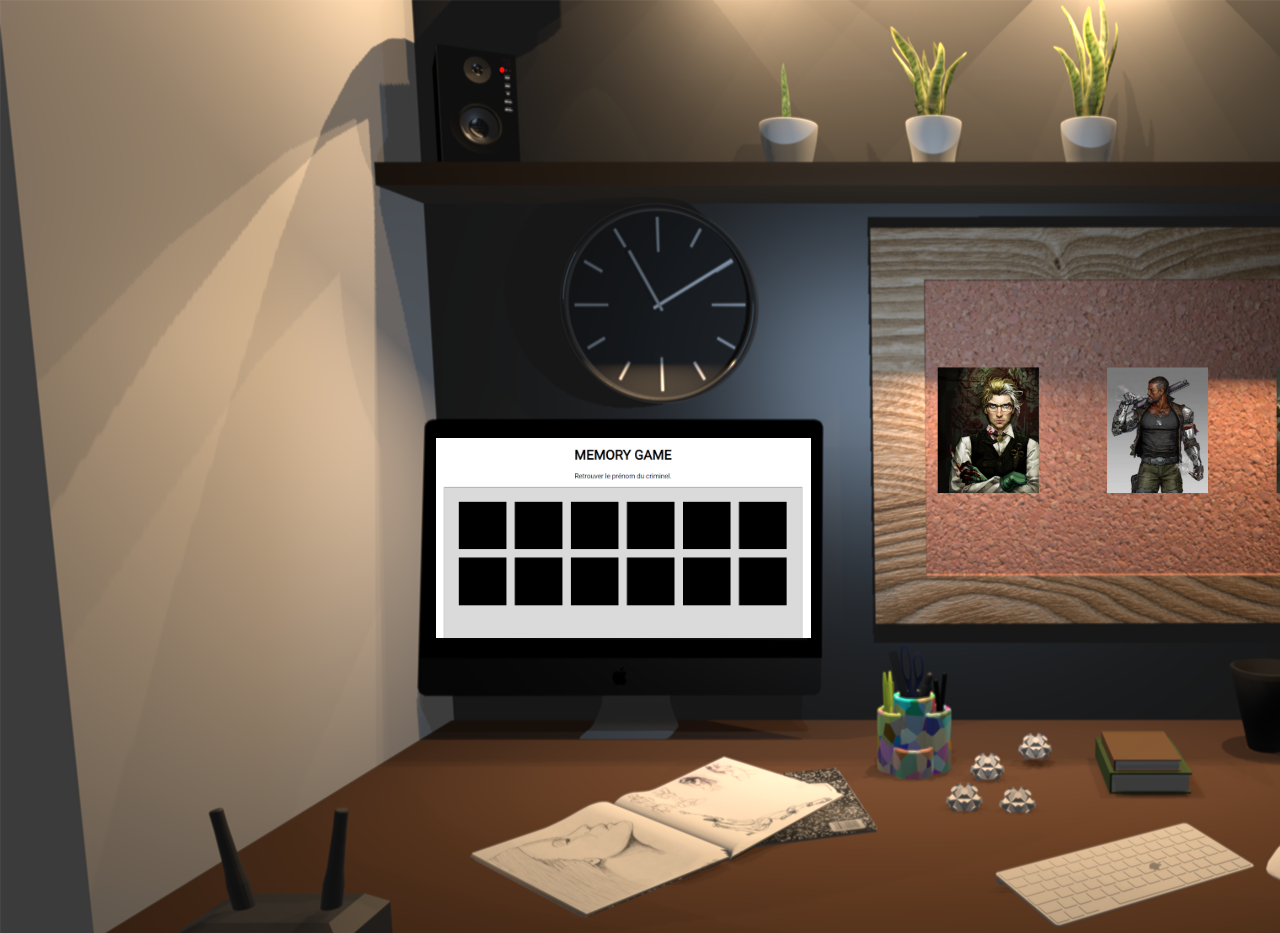
<file: portfolio/projet/find_the_culprit/index.html>
<!DOCTYPE html>
<html lang="fr">
<head>
	<meta name="viewport" content="width=device-width, initial-scale=1.0">
	<meta charset="utf-8">
	<title>concept</title>
	<link rel="stylesheet" type="text/css" href="styles.css">

	<!-- MEMORY GAME -->
	<link rel="preconnect" href="https://fonts.gstatic.com"> 
	<link href="https://fonts.googleapis.com/css2?family=Roboto&display=swap" rel="stylesheet">

	<!-- MEMORY GAME -->
  	<script src="actions.js"></script>
  	<script src="lodash.min.js"></script>
</head>
<body>
	<div class="container">
		<div>
			<div class="image_jeu_1" id="img1"></div>
			<div class="image_jeu_memory_game" id="img2" style="background-image: url(img/screen_computer_2.png);"></div>
			<div class="image_jeu_3" id="img3" style="background-image: url(img/tableau.png);"></div>
			<div class="image_bloc_note" id="img4"></div>
		</div>

		<div class="invisibled jeu-1">
			<div class="background_image_jeu_1" id="img_jeu-1" style="background-image:url(img/table__haut_2d_test.png);">
				<button class="close_anonymous">X</button>
				<div>
					<h1 style="color: white;">Déplacer les éléments pour trouver l'indice sur la table</h1>

					<div id="mydiv1">
					  <div id="mydiv1header"><img class="image_element_large" src="img/telephone.png"></div>
					</div>

					<div id="mydiv2">
					  <div id="mydiv2header"><img class="image_element_small" src="img/verrenoir.png"></div>
					</div>

					<div id="mydiv3">
					  <div id="mydiv3header"><img class="image_element_medium" src="img/clavier.png"></div>
					</div>

					<div id="mydiv4">
					  <div id="mydiv4header"><img class="image_element_small" src="img/souris.png"></div>
					</div>

					<div id="mydiv5">
					  <div id="mydiv5header"><img class="image_element_small" src="img/trucnoir.png"></div>
					</div>

					<div id="mydiv6">
					  <div id="mydiv6header"><img class="image_element_small" src="img/livreferme.png"></div>
					</div>

					<div id="mydiv7">
					  <div id="mydiv7header"><img class="image_element_large" src="img/livre.png"></div>
					</div>

					<div id="mydiv8">
					  <div id="mydiv8header"><img class="image_element_medium" src="img/livreferme2.png"></div>
					</div>

					<div id="mydiv9">
					  <div id="mydiv9header"><img class="image_element_small" src="img/papierfroisse.png"></div>
					</div>

					<div id="mydiv10">
					  <div id="mydiv10header"><img class="image_element_small" src="img/potcrayons.png"></div>
					</div>

					<div id="mydiv11">
					  <div id="mydiv11header"><img class="image_element_small" src="img/vase.png"></div>
					</div>
				</div>
			</div>
		</div>

		<!-- MEMORY GAME -->
		<div class="invisibled jeu-2">
			<button class="indice_pistolet">Indice</button>
			<button class="close_pistolet">X</button>
			<div>
				<h1>MEMORY GAME</h1>
				<p>Retrouver le prénom du criminel.</p>
				<div id="memory_board"></div>
  				<script>newBoard();</script>
  				<div class="name_criminal invisibled"><p>Avec ses informations vous en déduisez le prénom du criminel.....</br>
  				<div class="indice_name invisibled">INDICE = "V _ _ _ _ R"</div></p></div>
			</div>
		</div>

		<div class="invisibled jeu-3">
			<button class="close_billet">X</button>
			<h2>Trouvez le coupable parmis les suspects a l'aide des indices trouvés.</h2>
			<div id="mydiv12">
				<p class="characterName"> Victor Ménès - 1 </p>
				<div><img class="img-background" src="img/suspect_1.jpg"></div>
			</div>

			<div id="mydiv13">
				<p class="characterName"> Jackson Briggs - 2 </p>
				<div><img  class="img-background" src="img/suspect_3.png"></div>
			</div>

			<div id="mydiv14">
				<p class="characterName"> Victor Ermond - 3 </p>
				<div><img class="img-background" src="img/suspect_2.png"></div>
			</div>
			<div id="demo">
				<p id="result"></p>
			</div>
		</div>

		<div class="invisibled bloc_note">
			<button class="close_bloc_note">X</button>
			<h2>Bloc Note</h2>
			<p>Mardi 3 Mai 2021, un voleur est entré dans le musée du Raton Laveur en entrant dans la base de données afin de détourner la sécurité du musée. Plusieurs œuvres importantes ont été volées ainsi que plusieurs documents importants. Le coupable semblait être inarrêtable sauf que dans son orgueil il nous a laissé quelques indices que nous avons pu trouver, nous permettant d’isoler trois coupables.<br><br>

			Nous devons l'arrêter et ceci est votre mission : arrêter l'insaisissable Chat Pardeur paradant avec son nouveau chapeau.<br><br>

			Vous voici dans votre modeste bureau, remontez les pistes en le fouillant et en regardant vos notes et photos prises et essayer de remonter la piste du criminel.<br><br><br>
			Il nous a déjà échappé que cela ne se reproduit pas !
			</p>
		</div>
	</div>
	
	<script type="text/javascript" src="script.js"></script>
</body>
</html>
</file>
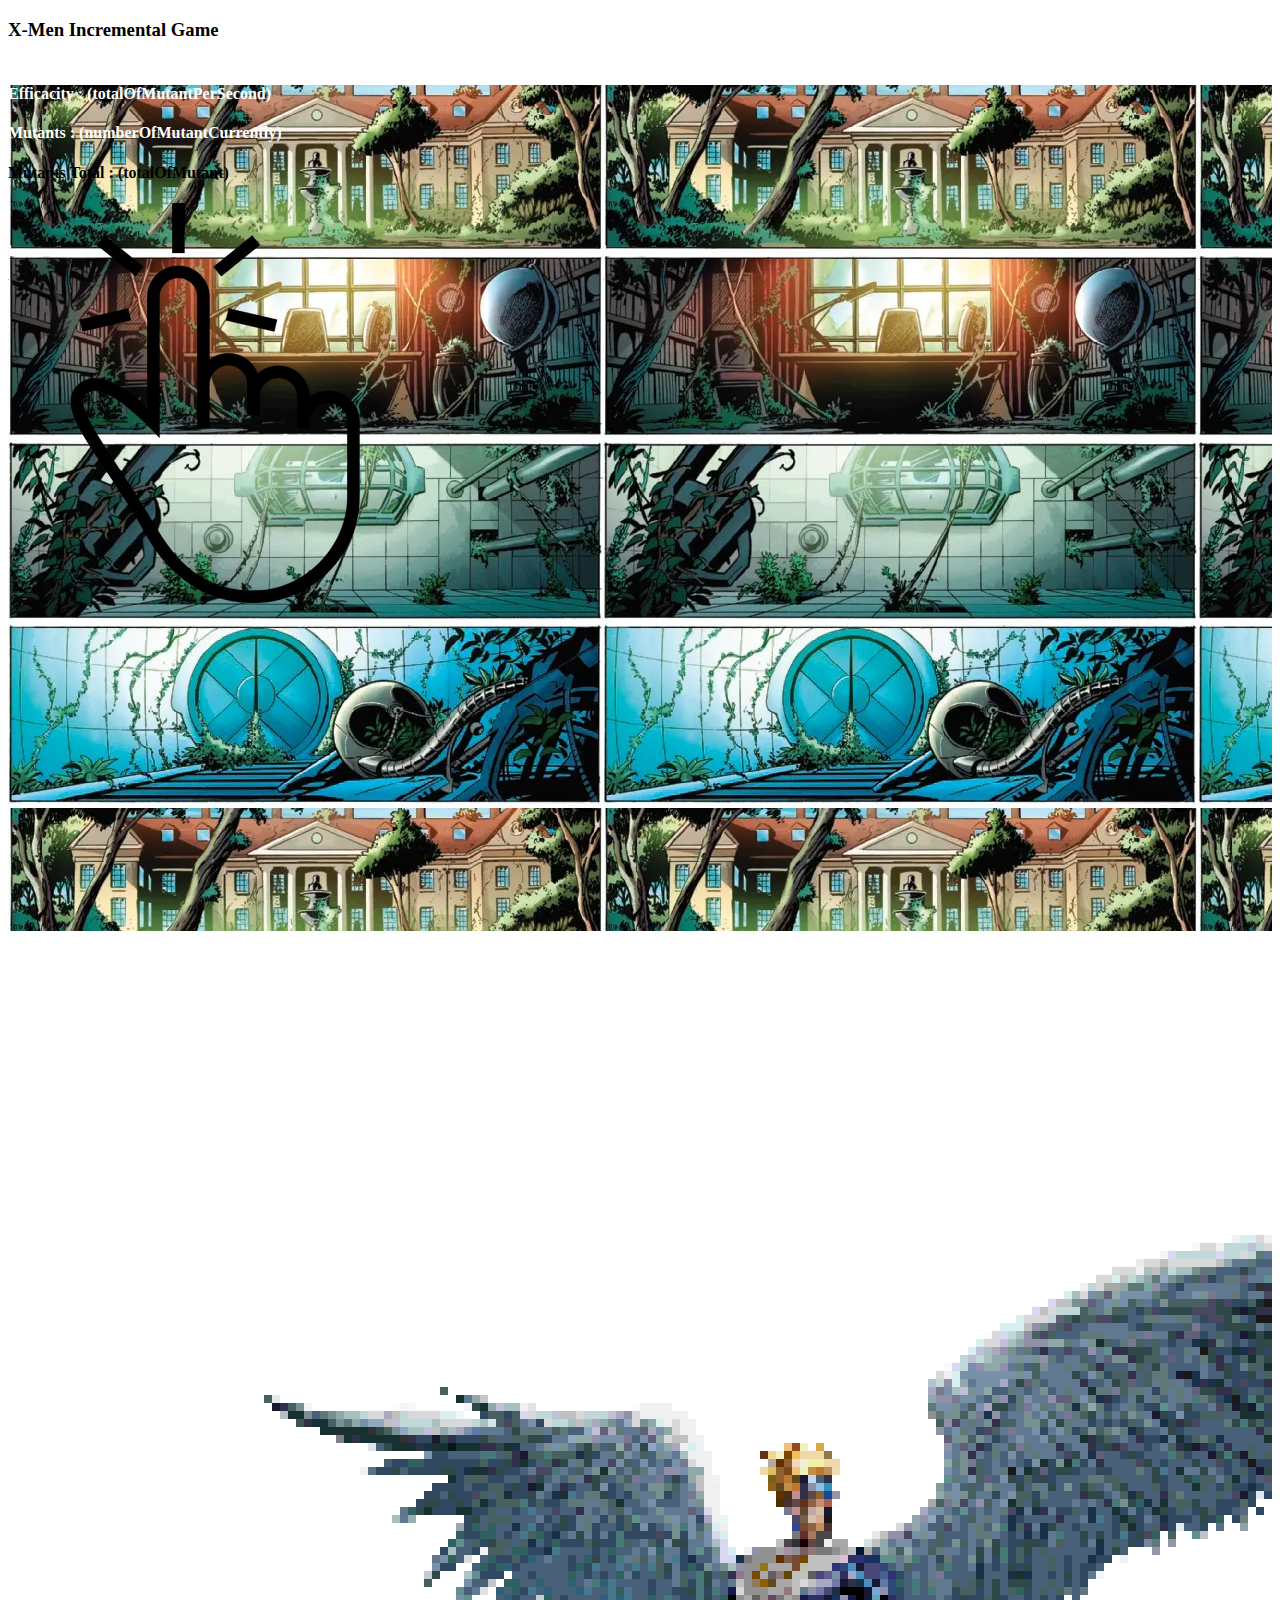
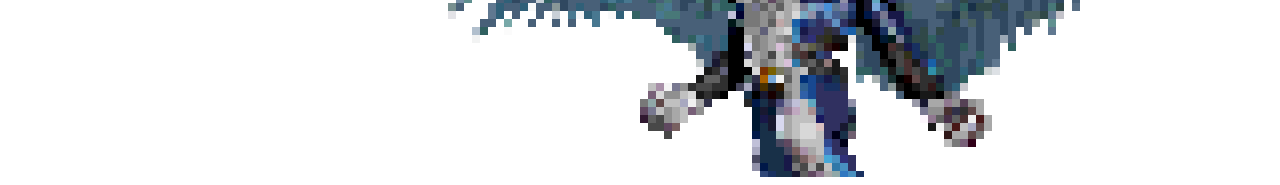
<file: portfolio/projet/x-men_incremental_game/index.html>
<!doctype html>
<html lang="fr">
  <head>
    <!-- Required meta tags -->
    <meta charset="utf-8">
    <meta name="viewport" content="width=device-width, initial-scale=1, shrink-to-fit=no">

    <!-- Bootstrap CSS -->
    <link rel="stylesheet" href="https://cdn.jsdelivr.net/npm/bootstrap@4.6.0/dist/css/bootstrap.min.css" integrity="sha384-B0vP5xmATw1+K9KRQjQERJvTumQW0nPEzvF6L/Z6nronJ3oUOFUFpCjEUQouq2+l" crossorigin="anonymous">
    <link rel="stylesheet" href="styles.css">
    <title>X-Men Incremental Game</title>
  </head>
  <body>
    <div class="container-fluid text-center height-auto-top">
      <h3>X-Men Incremental Game</h3>
    </div>
    <div class="container-fluid">
      <div class="row">
        <div class="col-sm-12 col-xl-8 p-1 height-auto-left" style="background-image: url(images/native/background.png);">
          <div class="text-center sticky-top p-1">
            <div>
              <h4 class="rounded text-white bg-dark" style="color: #ffffff;">Efficacity : <span id="totalOfMutantPerSecond">(totalOfMutantPerSecond)</span></h4>
              <h4 class="rounded text-white bg-dark" style="color: #ffffff;">Mutants : <span id="numberOfMutantCurrently">(numberOfMutantCurrently)</span></h4>
              <h4 class="rounded text-white bg-dark">Mutants Total : <span id="totalOfMutant">(totalOfMutant)</span></h4>
            </div>
            <img src="images/native/clicker.png" class="bg-light rounded img-fluid m-3 w-25" alt="" id="clicker">
          </div>
        </div>

        <div class="p-0 col-sm-12 col-xl-4 height-auto-right" id="scroll">
          <div class="card">
            <div class="card-body">
              <div class="row">
                <div class="col-4 d-flex align-items-center">
                  <img class="img-fluid" src="images/8-bit/angel.png" alt=""  id="angel">
                </div>
                <div class="col-8">
                  <h5 id="angel.name" class="card-title">(angel.name)</h5>
                  <div class="col-12">
                    Prix : <span id="angel.price">(price)</span> | Quantity : <span id="angel.quantity">(quantity)</span>
                  </div>
                  <div class="col-12">
                    Efficacité : <span id="angel.mutantPerSecondAdd">(mutantPerSecondAdd)</span> | Efficacité Total : <span id="angel.sumOfMutantPerSecondAdd">(sumOfMutantPerSecondAdd)</span>
                  </div>
                  <div class="col-12">
                    Total : <span id="angel.totalMutantProduct">(totalMutantProduct)</span>
                  </div>
                </div>
              </div>
            </div>
          </div>

          <div class="card">
            <div class="card-body">
              <div class="row">
                <div class="col-4 d-flex align-items-center">
                  <img class="img-fluid" src="images/8-bit/beast.png" alt=""  id="beast">
                </div>
                <div class="col-8">
                  <h5 id="beast.name" class="card-title">(beast.name)</h5>
                  <div class="col-12">
                    Prix : <span id="beast.price">(price)</span> | Quantity : <span id="beast.quantity">(quantity)</span>
                  </div>
                  <div class="col-12">
                    Efficacité : <span id="beast.mutantPerSecondAdd">(mutantPerSecondAdd)</span> | Efficacité Total : <span id="beast.sumOfMutantPerSecondAdd">(sumOfMutantPerSecondAdd)</span>
                  </div>
                  <div class="col-12">
                    Total : <span id="beast.totalMutantProduct">(totalMutantProduct)</span>
                  </div>
                </div>
              </div>
            </div>
          </div>

          <div class="card">
            <div class="card-body">
              <div class="row">
                <div class="col-4 d-flex align-items-center">
                  <img class="img-fluid" src="images/8-bit/iceman.png" alt=""  id="iceman">
                </div>
                <div class="col-8">
                  <h5 id="iceman.name" class="card-title">(iceman.name)</h5>
                  <div class="col-12">
                    Prix : <span id="iceman.price">(price)</span> | Quantity : <span id="iceman.quantity">(quantity)</span>
                  </div>
                  <div class="col-12">
                    Efficacité : <span id="iceman.mutantPerSecondAdd">(mutantPerSecondAdd)</span> | Efficacité Total : <span id="iceman.sumOfMutantPerSecondAdd">(sumOfMutantPerSecondAdd)</span>
                  </div>
                  <div class="col-12">
                    Total : <span id="iceman.totalMutantProduct">(totalMutantProduct)</span>
                  </div>
                </div>
              </div>
            </div>
          </div>

          <div class="card">
            <div class="card-body">
              <div class="row">
                <div class="col-4 d-flex align-items-center">
                  <img class="img-fluid" src="images/8-bit/pixie.png" alt=""  id="pixie">
                </div>
                <div class="col-8">
                  <h5 id="pixie.name" class="card-title">(pixie.name)</h5>
                  <div class="col-12">
                    Prix : <span id="pixie.price">(price)</span> | Quantity : <span id="pixie.quantity">(quantity)</span>
                  </div>
                  <div class="col-12">
                    Efficacité : <span id="pixie.mutantPerSecondAdd">(mutantPerSecondAdd)</span> | Efficacité Total : <span id="pixie.sumOfMutantPerSecondAdd">(sumOfMutantPerSecondAdd)</span>
                  </div>
                  <div class="col-12">
                    Total : <span id="pixie.totalMutantProduct">(totalMutantProduct)</span>
                  </div>
                </div>
              </div>
            </div>
          </div>

          <div class="card">
            <div class="card-body">
              <div class="row">
                <div class="col-4 d-flex align-items-center">
                  <img class="img-fluid" src="images/8-bit/jubilee.png" alt=""  id="jubilee">
                </div>
                <div class="col-8">
                  <h5 id="jubilee.name" class="card-title">(jubilee.name)</h5>
                  <div class="col-12">
                    Prix : <span id="jubilee.price">(price)</span> | Quantity : <span id="jubilee.quantity">(quantity)</span>
                  </div>
                  <div class="col-12">
                    Efficacité : <span id="jubilee.mutantPerSecondAdd">(mutantPerSecondAdd)</span> | Efficacité Total : <span id="jubilee.sumOfMutantPerSecondAdd">(sumOfMutantPerSecondAdd)</span>
                  </div>
                  <div class="col-12">
                    Total : <span id="jubilee.totalMutantProduct">(totalMutantProduct)</span>
                  </div>
                </div>
              </div>
            </div>
          </div>

          <div class="card">
            <div class="card-body">
              <div class="row">
                <div class="col-4 d-flex align-items-center">
                  <img class="img-fluid" src="images/8-bit/majik.png" alt=""  id="majik">
                </div>
                <div class="col-8">
                  <h5 id="majik.name" class="card-title">(majik.name)</h5>
                  <div class="col-12">
                    Prix : <span id="majik.price">(price)</span> | Quantity : <span id="majik.quantity">(quantity)</span>
                  </div>
                  <div class="col-12">
                    Efficacité : <span id="majik.mutantPerSecondAdd">(mutantPerSecondAdd)</span> | Efficacité Total : <span id="majik.sumOfMutantPerSecondAdd">(sumOfMutantPerSecondAdd)</span>
                  </div>
                  <div class="col-12">
                    Total : <span id="majik.totalMutantProduct">(totalMutantProduct)</span>
                  </div>
                </div>
              </div>
            </div>
          </div>

          <div class="card">
            <div class="card-body">
              <div class="row">
                <div class="col-4 d-flex align-items-center">
                  <img class="img-fluid" src="images/8-bit/gambit.png" alt=""  id="gambit">
                </div>
                <div class="col-8">
                  <h5 id="gambit.name" class="card-title">(gambit.name)</h5>
                  <div class="col-12">
                    Prix : <span id="gambit.price">(price)</span> | Quantity : <span id="gambit.quantity">(quantity)</span>
                  </div>
                  <div class="col-12">
                    Efficacité : <span id="gambit.mutantPerSecondAdd">(mutantPerSecondAdd)</span> | Efficacité Total : <span id="gambit.sumOfMutantPerSecondAdd">(sumOfMutantPerSecondAdd)</span>
                  </div>
                  <div class="col-12">
                    Total : <span id="gambit.totalMutantProduct">(totalMutantProduct)</span>
                  </div>
                </div>
              </div>
            </div>
          </div>

          <div class="card">
            <div class="card-body">
              <div class="row">
                <div class="col-4 d-flex align-items-center">
                  <img class="img-fluid" src="images/8-bit/emma_frost.png" alt=""  id="emmaFrost">
                </div>
                <div class="col-8">
                  <h5 id="emmaFrost.name" class="card-title">(emmaFrost.name)</h5>
                  <div class="col-12">
                    Prix : <span id="emmaFrost.price">(price)</span> | Quantity : <span id="emmaFrost.quantity">(quantity)</span>
                  </div>
                  <div class="col-12">
                    Efficacité : <span id="emmaFrost.mutantPerSecondAdd">(mutantPerSecondAdd)</span> | Efficacité Total : <span id="emmaFrost.sumOfMutantPerSecondAdd">(sumOfMutantPerSecondAdd)</span>
                  </div>
                  <div class="col-12">
                    Total : <span id="emmaFrost.totalMutantProduct">(totalMutantProduct)</span>
                  </div>
                </div>
              </div>
            </div>
          </div>

          <div class="card">
            <div class="card-body">
              <div class="row">
                <div class="col-4 d-flex align-items-center">
                  <img class="img-fluid" src="images/8-bit/namor.png" alt=""  id="namor">
                </div>
                <div class="col-8">
                  <h5 id="namor.name" class="card-title">(namor.name)</h5>
                  <div class="col-12">
                    Prix : <span id="namor.price">(price)</span> | Quantity : <span id="namor.quantity">(quantity)</span>
                  </div>
                  <div class="col-12">
                    Efficacité : <span id="namor.mutantPerSecondAdd">(mutantPerSecondAdd)</span> | Efficacité Total : <span id="namor.sumOfMutantPerSecondAdd">(sumOfMutantPerSecondAdd)</span>
                  </div>
                  <div class="col-12">
                    Total : <span id="namor.totalMutantProduct">(totalMutantProduct)</span>
                  </div>
                </div>
              </div>
            </div>
          </div>

          <div class="card">
            <div class="card-body">
              <div class="row">
                <div class="col-4 d-flex align-items-center">
                  <img class="img-fluid" src="images/8-bit/storm.png" alt=""  id="storm">
                </div>
                <div class="col-8">
                  <h5 id="storm.name" class="card-title">(storm.name)</h5>
                  <div class="col-12">
                    Prix : <span id="storm.price">(price)</span> | Quantity : <span id="storm.quantity">(quantity)</span>
                  </div>
                  <div class="col-12">
                    Efficacité : <span id="storm.mutantPerSecondAdd">(mutantPerSecondAdd)</span> | Efficacité Total : <span id="storm.sumOfMutantPerSecondAdd">(sumOfMutantPerSecondAdd)</span>
                  </div>
                  <div class="col-12">
                    Total : <span id="storm.totalMutantProduct">(totalMutantProduct)</span>
                  </div>
                </div>
              </div>
            </div>
          </div>

          <div class="card">
            <div class="card-body">
              <div class="row">
                <div class="col-4 d-flex align-items-center">
                  <img class="img-fluid" src="images/8-bit/deadpool.png" alt=""  id="deadpool">
                </div>
                <div class="col-8">
                  <h5 id="deadpool.name" class="card-title">(deadpool.name)</h5>
                  <div class="col-12">
                    Prix : <span id="deadpool.price">(price)</span> | Quantity : <span id="deadpool.quantity">(quantity)</span>
                  </div>
                  <div class="col-12">
                    Efficacité : <span id="deadpool.mutantPerSecondAdd">(mutantPerSecondAdd)</span> | Efficacité Total : <span id="deadpool.sumOfMutantPerSecondAdd">(sumOfMutantPerSecondAdd)</span>
                  </div>
                  <div class="col-12">
                    Total : <span id="deadpool.totalMutantProduct">(totalMutantProduct)</span>
                  </div>
                </div>
              </div>
            </div>
          </div>

          <div class="card">
            <div class="card-body">
              <div class="row">
                <div class="col-4 d-flex align-items-center">
                  <img class="img-fluid" src="images/8-bit/magneto.png" alt=""  id="magneto">
                </div>
                <div class="col-8">
                  <h5 id="magneto.name" class="card-title">(magneto.name)</h5>
                  <div class="col-12">
                    Prix : <span id="magneto.price">(price)</span> | Quantity : <span id="magneto.quantity">(quantity)</span>
                  </div>
                  <div class="col-12">
                    Efficacité : <span id="magneto.mutantPerSecondAdd">(mutantPerSecondAdd)</span> | Efficacité Total : <span id="magneto.sumOfMutantPerSecondAdd">(sumOfMutantPerSecondAdd)</span>
                  </div>
                  <div class="col-12">
                    Total : <span id="magneto.totalMutantProduct">(totalMutantProduct)</span>
                  </div>
                </div>
              </div>
            </div>
          </div>

        </div>
      </div>
    </div>


    <!-- Optional JavaScript; choose one of the two! -->

    <!-- Option 1: jQuery and Bootstrap Bundle (includes Popper) -->
    <script src="https://code.jquery.com/jquery-3.5.1.slim.min.js" integrity="sha384-DfXdz2htPH0lsSSs5nCTpuj/zy4C+OGpamoFVy38MVBnE+IbbVYUew+OrCXaRkfj" crossorigin="anonymous"></script>
    <script src="https://cdn.jsdelivr.net/npm/bootstrap@4.6.0/dist/js/bootstrap.bundle.min.js" integrity="sha384-Piv4xVNRyMGpqkS2by6br4gNJ7DXjqk09RmUpJ8jgGtD7zP9yug3goQfGII0yAns" crossorigin="anonymous"></script>
    <script src="script.js"></script>

    <!-- Option 2: Separate Popper and Bootstrap JS -->
    <!--
    <script src="https://code.jquery.com/jquery-3.5.1.slim.min.js" integrity="sha384-DfXdz2htPH0lsSSs5nCTpuj/zy4C+OGpamoFVy38MVBnE+IbbVYUew+OrCXaRkfj" crossorigin="anonymous"></script>
    <script src="https://cdn.jsdelivr.net/npm/popper.js@1.16.1/dist/umd/popper.min.js" integrity="sha384-9/reFTGAW83EW2RDu2S0VKaIzap3H66lZH81PoYlFhbGU+6BZp6G7niu735Sk7lN" crossorigin="anonymous"></script>
    <script src="https://cdn.jsdelivr.net/npm/bootstrap@4.6.0/dist/js/bootstrap.min.js" integrity="sha384-+YQ4JLhjyBLPDQt//I+STsc9iw4uQqACwlvpslubQzn4u2UU2UFM80nGisd026JF" crossorigin="anonymous"></script>
    -->
  </body>
</html>
</file>
<file: portfolio/projet/find_the_culprit/styles.css>
.visibled {
	display: block;
	opacity: 1;
	z-index: 999;
}

.invisibled {
	display: none;
	opacity: 0;
}

body {
	background-image:url(img/table.png);
	background-repeat: no-repeat;
	font-family: 'Roboto', sans-serif;
}

.container {
	position: relative;
}

.jeu-1, .jeu-2, .jeu-3, .bloc_note {
	position: absolute;
	text-align: center;
	top: 50px;
	left: 226px;
	background-color: white;
	border: solid 1px black;
	border-radius: 10px;
	width: 75%;
	height: 750px;
}

.image_jeu_1 {
	background-size: cover;
	width: 1675px;
	height: 215px;
}

.image_jeu_memory_game {
  background-size: cover;
  width: 375px;
  height: 200px;
}

.image_jeu_3 {
  background-size: cover;
  width: 450px;
  height: 145px;
}

.image_bloc_note {
  background-size: cover;
  width: 200px;
  height: 145px;
}


.background_image_jeu_1 {
	background-size: cover;
	width: 1410px;
	height: 730px;
}



/* les différentes tailles des éléments de la table */
.image_element_small {
	background-size: cover;
	width: 150px;
	height: 150px;
}

.image_element_medium {
	background-size: cover;
	width: 250px;
	height: 250px;
}

.image_element_large {
	background-size: cover;
	width: 350px;
	height: 350px;
}



/* les animations de survol des éléments de la page d'acceuil */
#img1 {
	position: absolute;
	top: 705px;
	left: 95px;
}

#img1:hover {
	box-shadow: 10px 10px 3px black;
	border: solid 1px black;
}

#img2 {
	position: absolute;
	top: 430px;
	left: 428px;
}

#img2:hover {
	border: solid 1px black;
}

#img3 {
	position: absolute;
	top: 350px;
	left: 925px;
}

#img3:hover {
	box-shadow: 10px 10px 10px black;
	border: solid 1px black;
}

#img4 {
  position: absolute;
  top: 780px;
  left: 1350px;
}

#img4:hover {
  box-shadow: 10px 10px 10px black;
  border: solid 1px black;
}





#img_jeu-1 {
	position: absolute;
	top: 10px;
	left: 10px;
}




/* bouton fermer fenetre et indice */
.close_anonymous, .close_pistolet, .close_billet, .close_bloc_note {
	float: right;
	position: absolute;
	right: 5px;
	top: 5px;
}

.indice_pistolet {
	float: right;
	position: absolute;
	right: 35px;
	top: 5px;
}

.bloc_note h2 {
  font-size: 2em;
}

.bloc_note p {
  width: 80%;
  font-size: 2.25em;
  font-family: Open;
  text-align: center;
  margin: auto;
}





/* Blank windows game */
#mydiv1 {
  position: absolute;
  z-index: 9;
  left: 1010px;
  top: 200px;
  text-align: center;
}

#mydiv1header {
  padding: 10px;
  cursor: move;
  z-index: 10;
}

#mydiv2 {
  position: absolute;
  z-index: 9;
  left: 960px;
  top: 60px;
  text-align: center;
}

#mydiv2header {
  padding: 10px;
  cursor: move;
  z-index: 10;
}

#mydiv3 {
  position: absolute;
  z-index: 9;
  left: 700px;
  top: 325px;
  text-align: center;
}

#mydiv3header {
  padding: 10px;
  cursor: move;
  z-index: 10;
}

#mydiv4 {
  position: absolute;
  z-index: 10;
  left: 900px;
  top: 350px;
  text-align: center;
}

#mydiv4header {
  padding: 10px;
  cursor: move;
  z-index: 10;
}

#mydiv5 {
  position: absolute;
  z-index: 9;
  left: 110px;
  top: 510px;
  text-align: center;
}

#mydiv5header {
  padding: 10px;
  cursor: move;
  z-index: 10;
}

#mydiv6 {
  position: absolute;
  z-index: 9;
  left: 800px;
  top: 175px;
  text-align: center;
}

#mydiv6header {
  padding: 10px;
  cursor: move;
  z-index: 10;
}

#mydiv7 {
  position: absolute;
  z-index: 9;
  left: 225px;
  top: 225px;
  text-align: center;
}

#mydiv7header {
  padding: 10px;
  cursor: move;
  z-index: 10;
}

#mydiv8 {
  position: absolute;
  z-index: 9;
  left: 935px;
  top: 400px;
  text-align: center;
}

#mydiv8header {
  padding: 10px;
  cursor: move;
  z-index: 10;
}


#mydiv9 {
  position: absolute;
  z-index: 9;
  left: 650px;
  top: 180px;
  text-align: center;
}

#mydiv9header {
  padding: 10px;
  cursor: move;
  z-index: 10;
}

#mydiv10 {
  position: absolute;
  z-index: 9;
  left: 550px;
  top: 150px;
  text-align: center;
}

#mydiv10header {
  padding: 10px;
  cursor: move;
  z-index: 10;
}


#mydiv11 {
  position: absolute;
  z-index: 9;
  left: 1035px;
  top: 190px;
  text-align: center;
}

#mydiv11header {
  padding: 10px;
  cursor: move;
  z-index: 10;
}


/* Memory game */
div#memory_board{
  background: #DADADA;
  border:#999 1px solid;
  width: 800px;
  height: 500px;
  padding: 24px;
  margin: 0px auto;
}

div#memory_board > div {
  background: black;
  border: #000 1px solid;
  width: 71px;
  height: 71px;
  float: left;
  margin: 10px;
  padding: 20px;
  font-size: 64px;
  cursor: pointer;
  text-align: center;
}



/* Find the culprit*/
/* début verification */
.findtheculprit {
  width: 190px;
  height: 500px;
  margin: 20px 10%;
  border: solid 2px black;
  text-align: center;
}

.findtheculprit:hover {
  box-shadow: 10px 10px 10px black;
  border: solid 1px black;
}

.flex-container {
  display: flex;
}

.characterName {
  position: absolute;
  top: 375px;
  left: 100px;
}

#demo {
  text-align: center;
}

#result{
  position: absolute;
  bottom: -25px;
  left: 25px;
  font-size: 60px;
}

/* fin verification */

#mydiv12 {
  position: absolute;
  left: 54px;
  top: 190px;
  text-align: center;
}

#mydiv12:hover {
  box-shadow: 10px 10px 10px black;
  border: solid 1px black;
}


#mydiv13 {
  position: absolute;
  left: 554px;
  top: 190px;
  text-align: center;
}

#mydiv13:hover {
  box-shadow: 10px 10px 10px black;
  border: solid 1px black;
}


#mydiv14 {
  position: absolute;
  left: 1054px;
  top: 190px;
  text-align: center;
}

#mydiv14:hover {
  box-shadow: 10px 10px 10px black;
  border: solid 1px black;
}

.img-background {
  width: 300px;
}
</file>
<file: portfolio/projet/x-men_incremental_game/styles.css>
@media (max-device-width: 767px) {
 .height-auto-top {
	 height : 5vh;
 }
 .height-auto-left {
	 height : 34vh;
 }
 .height-auto-right {
	 height : 59vh;
 }
 #scroll {
	 overflow-x:scroll;
	 height: 59vh;
 }
 #img-clicker {
	 max-width: 150px;
 }
 html {
 	font-size: 66%;
 }
}

@media screen and (min-device-width: 768px) and (max-device-width: 991px) {
	.height-auto-top {
		height : 5vh;
	}
	.height-auto-left {
		height : 34vh;
	}
	.height-auto-right {
		height : 59vh;
	}
	#scroll {
		overflow-x:scroll;
		height: 59vh;
	}
	html {
		font-size: 80%;
	}
}

@media screen and (min-device-width: 992px) and (max-device-width: 1199px) {
	.height-auto-top {
		height : 5vh;
	}
	.height-auto-left {
		height : 34vh;
	}
	.height-auto-right {
		height : 59vh;
	}
	#scroll {
		overflow-x:scroll;
		height: 59vh;
	}
	html {
		font-size: 100%;
	}
}

@media (min-width: 1200px) {
	.height-auto-top {
		height : 5vh;
	}
	.height-auto-left {
		height : 94vh;
	}
	.height-auto-right {
		height : 94vh;
	}
	#scroll {
		overflow-x:scroll;
		height: 94vh;
	}
	html {
		font-size: 100%;
	}
}
</file>
